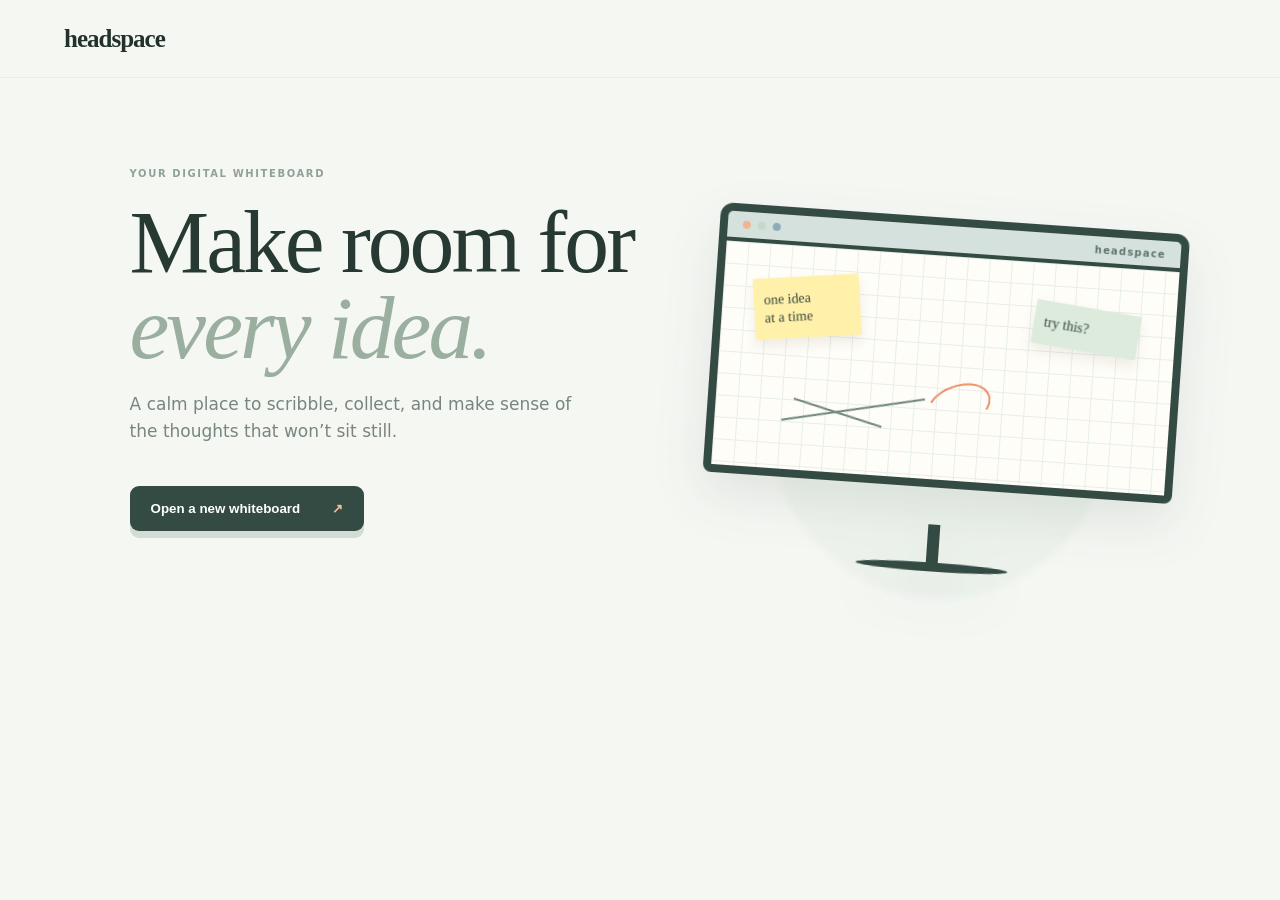
<file: index.html>
<!doctype html><html lang="en"><head><meta charset="UTF-8"><meta name="viewport" content="width=device-width,initial-scale=1"><title>moss — a notebook for unfinished thoughts</title><link rel="stylesheet" href="styles.css"></head><body>
<header class="topbar"><a class="wordmark" href="#">moss<span>·</span></a><div class="top-actions"><button class="quiet" id="helpBtn">How it works</button><button class="avatar">E</button></div></header><main>
<section class="welcome" id="welcomeView"><div class="eyebrow">YOUR DIGITAL NOTEBOOK</div><h1>Make room for<br><em>every idea.</em></h1><p class="intro">A calm place to scribble, collect, and make sense of the thoughts that won’t sit still.</p><button class="start-btn" id="startBtn">Open a new notebook <span>↗</span></button><div class="recent" id="recentWrap"><span class="eyebrow">RECENT NOTEBOOKS</span><div id="recentList"></div></div></section>
<section class="setup hidden" id="setupView"><button class="back" id="backBtn">← Back</button><div class="eyebrow">START WITH A SURFACE</div><h2>What kind of page<br>feels right today?</h2><div class="paper-options"><button class="paper-card selected" data-paper="blank"><span class="paper-preview blank-preview"></span><strong>Blank canvas</strong><small>Loose and open</small></button><button class="paper-card" data-paper="grid"><span class="paper-preview grid-preview"></span><strong>Graph paper</strong><small>For plans and patterns</small></button></div><label class="name-field">NAME YOUR NOTEBOOK<input id="notebookName" maxlength="38" placeholder="e.g. Thesis ideas" autocomplete="off"></label><button class="start-btn" id="createBtn">Open notebook <span>↗</span></button></section>
<section class="notebook hidden" id="notebookView"><div class="notebook-head"><button class="back" id="exitBtn">← All notebooks</button><div class="book-title"><span class="paper-dot" id="paperDot"></span><div><span class="eyebrow">NOTEBOOK</span><h2 id="bookName">Untitled ideas</h2></div></div><div class="head-actions"><button class="icon-btn" id="shareBtn" title="Share">↗</button><button class="more-btn">•••</button></div></div><div class="workspace" id="workspace"><aside class="tool-rail"><button class="tool active" data-tool="select">✦</button><button class="tool" data-tool="draw">✎</button><button class="tool" data-tool="text">T</button><button class="tool" data-tool="image">▧</button><button class="tool" data-tool="voice">◉</button><span class="rail-rule"></span><button class="tool" id="clearBtn">⌫</button></aside><div class="canvas-wrap" id="canvasWrap"><canvas id="drawCanvas"></canvas><div class="empty-hint" id="emptyHint"><span>✦</span><strong>Start anywhere</strong><small>Type a thought, sketch an idea,<br>or drop something in.</small></div><div class="ideas" id="ideas"></div></div></div><div class="composer"><button class="compose-add" id="addBtn">＋</button><input id="ideaInput" placeholder="Capture a thought…" autocomplete="off"><button class="composer-send" id="sendBtn">↵</button></div><div class="filter-row"><span id="ideaCount">0 thoughts</span><div><button class="filter active" data-filter="all">All</button><button class="filter" data-filter="saved">Saved</button><button class="filter" data-filter="done">Resolved</button></div></div></section></main><div class="toast" id="toast"></div><input type="file" id="imageInput" accept="image/*" hidden><script src="games.js"></script></body></html>
</file>
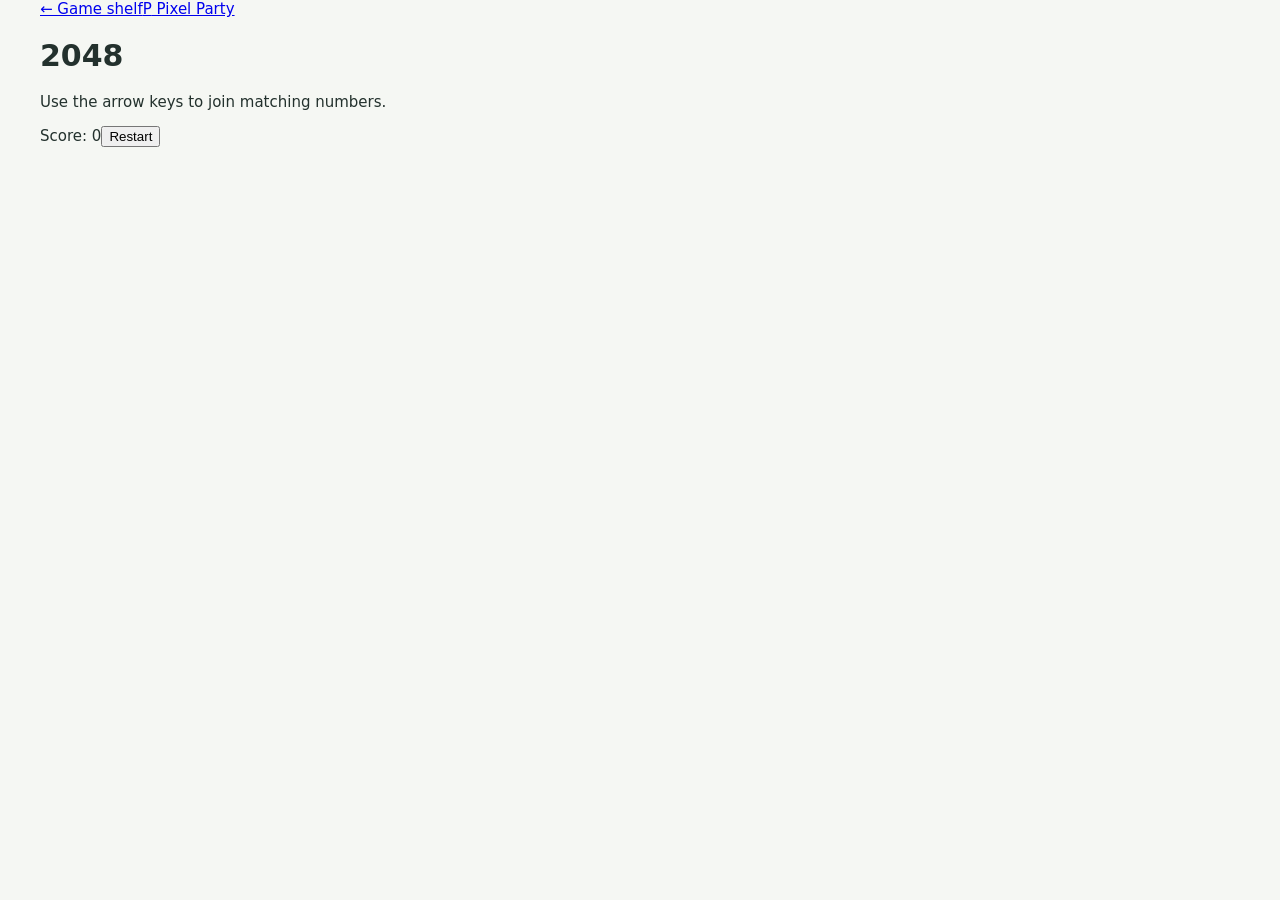
<file: 2048.html>
<!doctype html><html lang="en"><head><meta charset="utf-8"><meta name="viewport" content="width=device-width,initial-scale=1"><title>2048 — Pixel Party</title><link rel="stylesheet" href="styles.css"></head><body class="game-body"><main class="game-shell"><div class="game-top"><a class="back-link" href="index.html">← Game shelf</a><a class="brand" href="index.html"><span class="brand-mark">P</span> Pixel Party</a></div><div class="game-title"><h1>2048</h1><p>Use the arrow keys to join matching numbers.</p></div><section class="board-wrap"><div class="toolbar"><span class="status" id="status">Score: 0</span><button id="reset">Restart</button></div><div class="twenty-board" id="twenty" aria-label="2048 board"></div></section></main><script src="games.js"></script><script>init2048()</script></body></html>
</file>
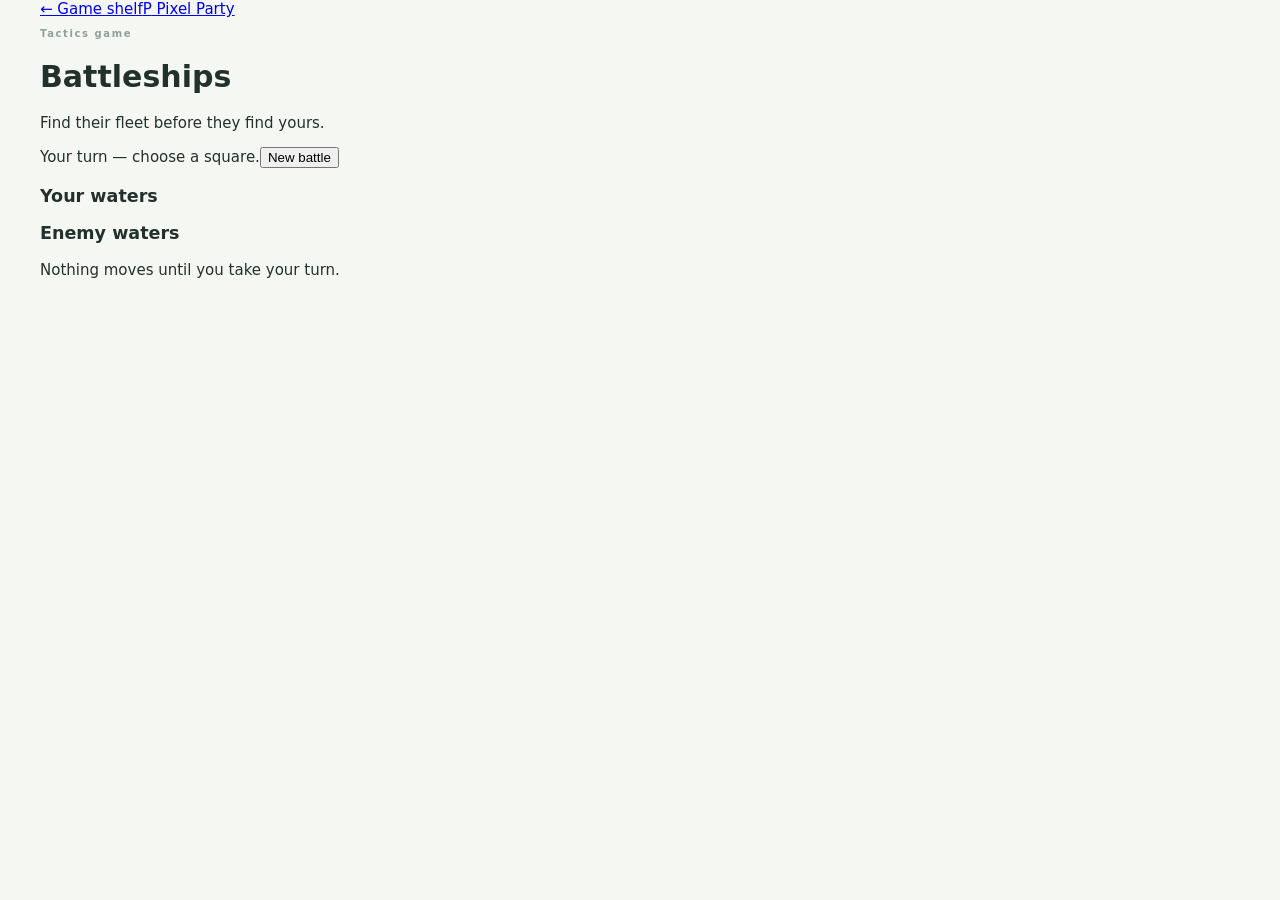
<file: battleships.html>
<!doctype html><html lang="en"><head><meta charset="utf-8"><meta name="viewport" content="width=device-width,initial-scale=1"><title>Battleships — Pixel Party</title><link rel="stylesheet" href="styles.css"></head><body class="game-body"><main class="game-shell"><div class="game-top"><a class="back-link" href="index.html">← Game shelf</a><a class="brand" href="index.html"><span class="brand-mark">P</span> Pixel Party</a></div><div class="game-title"><p class="eyebrow">Tactics game</p><h1>Battleships</h1><p>Find their fleet before they find yours.</p></div><section class="board-wrap"><div class="toolbar"><span class="status" id="status">Your turn — choose a square.</span><button id="reset">New battle</button></div><div class="battle-layout"><div class="battle-side"><h3>Your waters</h3><div class="battle-grid" id="player-grid"></div></div><div class="battle-side"><h3>Enemy waters</h3><div class="battle-grid" id="enemy-grid"></div></div></div><p class="game-note">Nothing moves until you take your turn.</p></section></main><script src="games.js"></script><script>initBattle()</script></body></html>
</file>
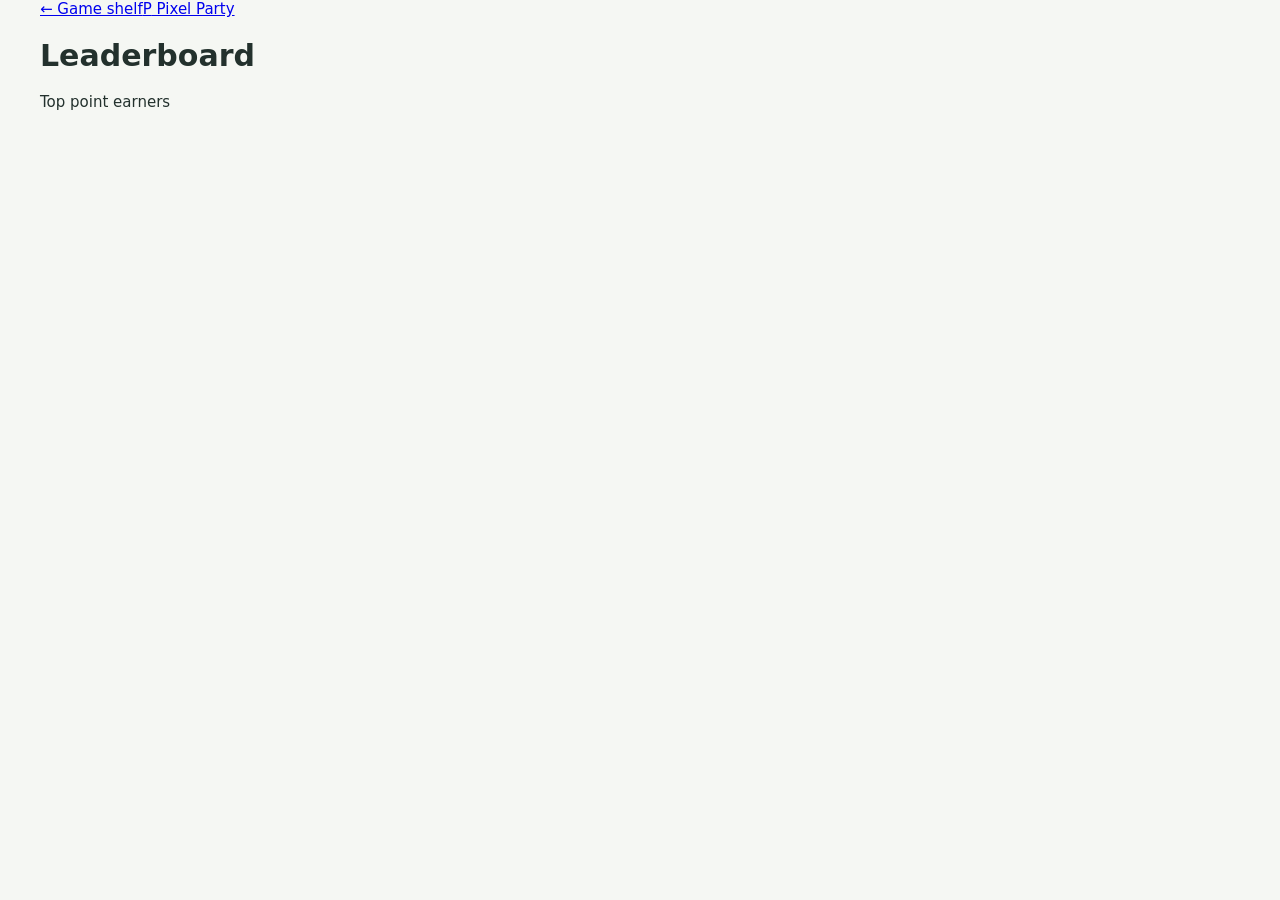
<file: leaderboard.html>
<!doctype html><html lang="en"><head><meta charset="utf-8"><meta name="viewport" content="width=device-width,initial-scale=1"><title>Leaderboard — Pixel Party</title><link rel="stylesheet" href="styles.css"></head><body class="game-body"><main class="game-shell leaderboard-shell"><div class="game-top"><a class="back-link" href="index.html">← Game shelf</a><a class="brand" href="index.html"><span class="brand-mark">P</span> Pixel Party</a></div><div class="game-title"><h1>Leaderboard</h1><p>Top point earners</p></div><section class="leaderboard" id="leaderboard"></section></main><script src="games.js"></script><script>initLeaderboard()</script></body></html>
</file>
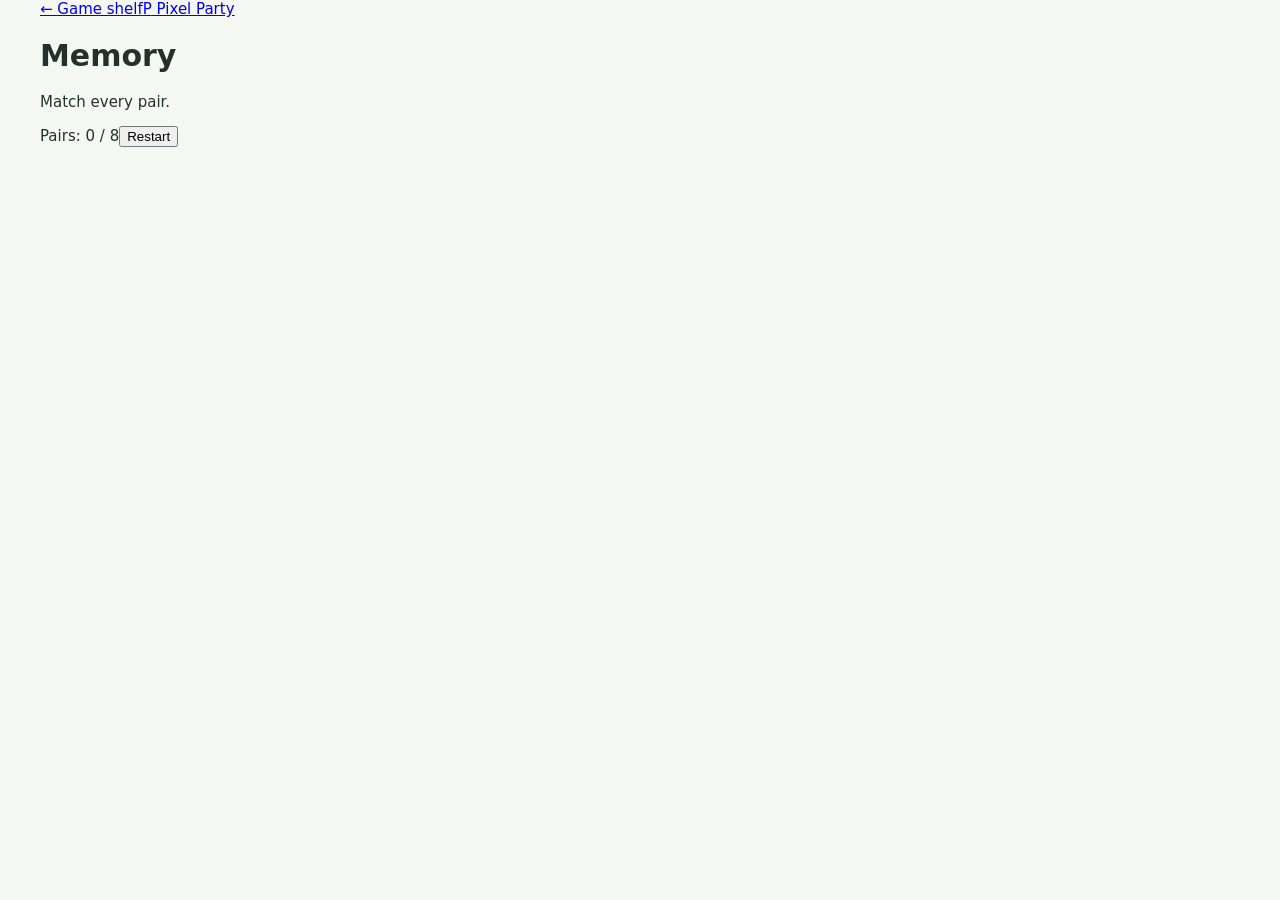
<file: memory.html>
<!doctype html><html lang="en"><head><meta charset="utf-8"><meta name="viewport" content="width=device-width,initial-scale=1"><title>Memory — Pixel Party</title><link rel="stylesheet" href="styles.css"></head><body class="game-body"><main class="game-shell"><div class="game-top"><a class="back-link" href="index.html">← Game shelf</a><a class="brand" href="index.html"><span class="brand-mark">P</span> Pixel Party</a></div><div class="game-title"><h1>Memory</h1><p>Match every pair.</p></div><section class="board-wrap"><div class="toolbar"><span class="status" id="status">Pairs: 0 / 8</span><button id="reset">Restart</button></div><div class="memory-board" id="memory"></div></section></main><script src="games.js"></script><script>initMemory()</script></body></html>
</file>
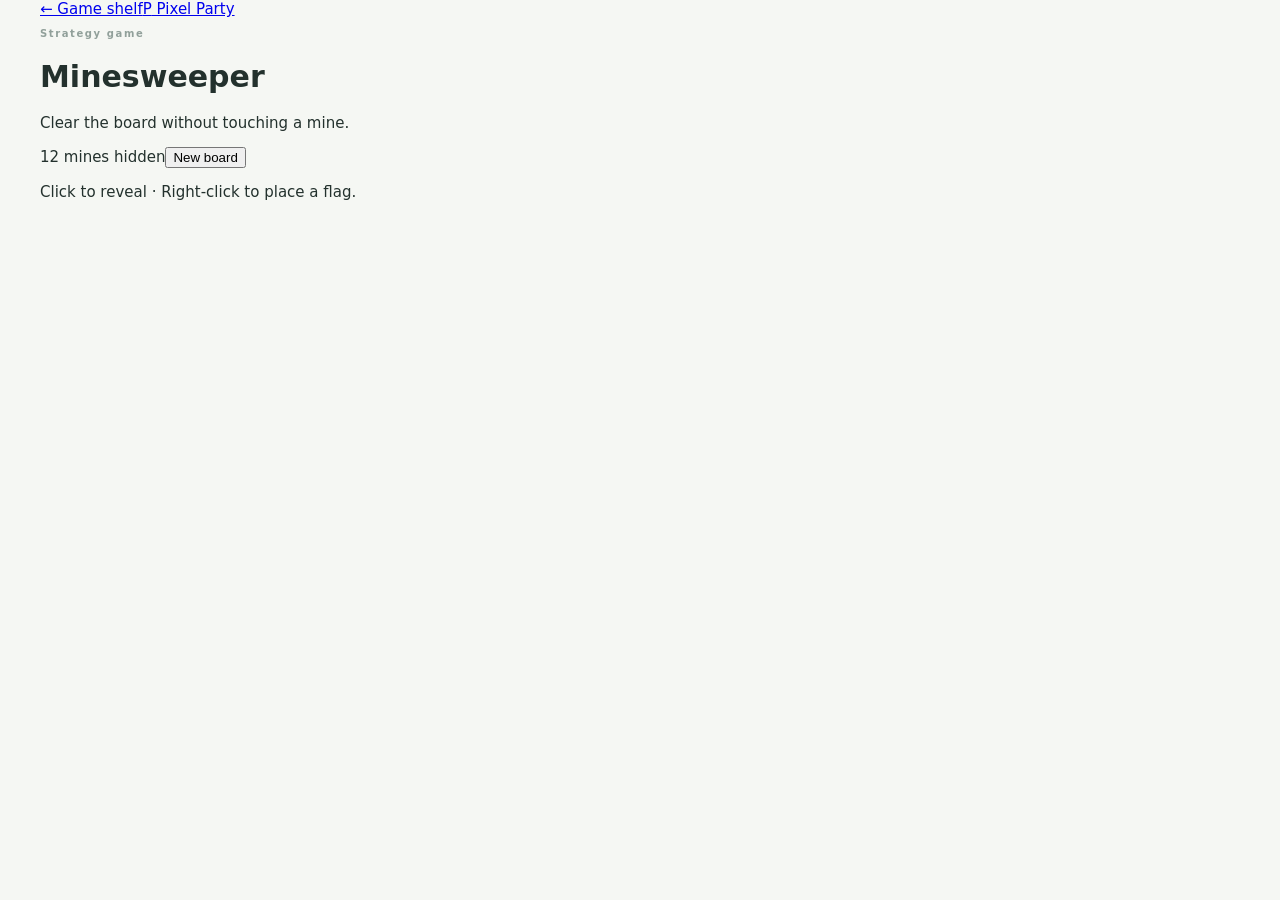
<file: minesweeper.html>
<!doctype html><html lang="en"><head><meta charset="utf-8"><meta name="viewport" content="width=device-width,initial-scale=1"><title>Minesweeper — Pixel Party</title><link rel="stylesheet" href="styles.css"></head><body class="game-body"><main class="game-shell"><div class="game-top"><a class="back-link" href="index.html">← Game shelf</a><a class="brand" href="index.html"><span class="brand-mark">P</span> Pixel Party</a></div><div class="game-title"><p class="eyebrow">Strategy game</p><h1>Minesweeper</h1><p>Clear the board without touching a mine.</p></div><section class="board-wrap"><div class="toolbar"><span class="status" id="status">12 mines hidden</span><button id="reset">New board</button></div><div class="mines-board" id="mines" aria-label="Minesweeper board"></div><p class="game-note">Click to reveal · Right-click to place a flag.</p></section></main><script src="games.js"></script><script>initMines()</script></body></html>
</file>
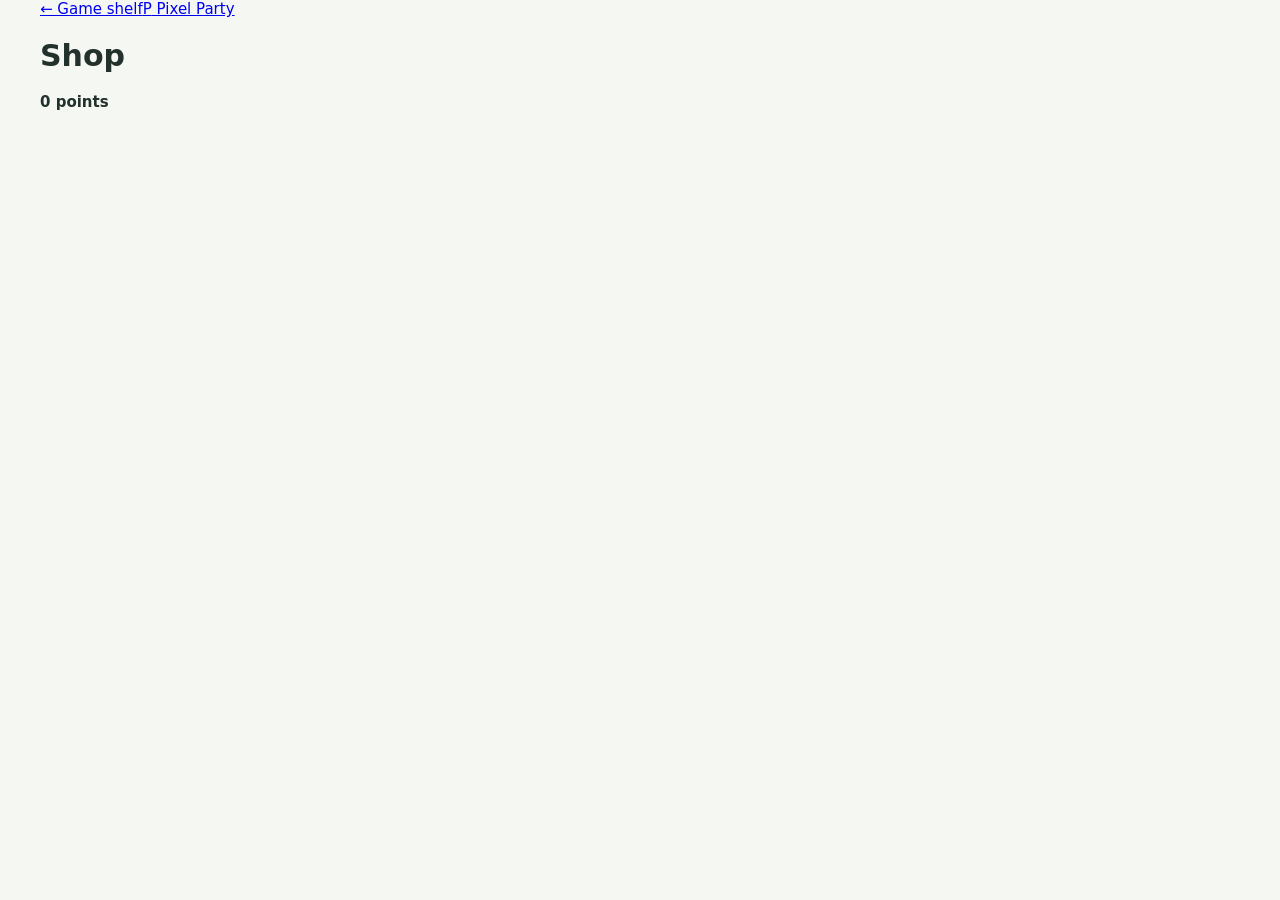
<file: shop.html>
<!doctype html><html lang="en"><head><meta charset="utf-8"><meta name="viewport" content="width=device-width,initial-scale=1"><title>Shop — Pixel Party</title><link rel="stylesheet" href="styles.css"></head><body class="game-body"><main class="game-shell shop-shell"><div class="game-top"><a class="back-link" href="index.html">← Game shelf</a><a class="brand" href="index.html"><span class="brand-mark">P</span> Pixel Party</a></div><div class="game-title"><h1>Shop</h1><p><strong id="shop-points">0 points</strong></p></div><div class="shop-grid" id="shop-grid"></div></main><script src="games.js"></script><script>initShop()</script></body></html>
</file>
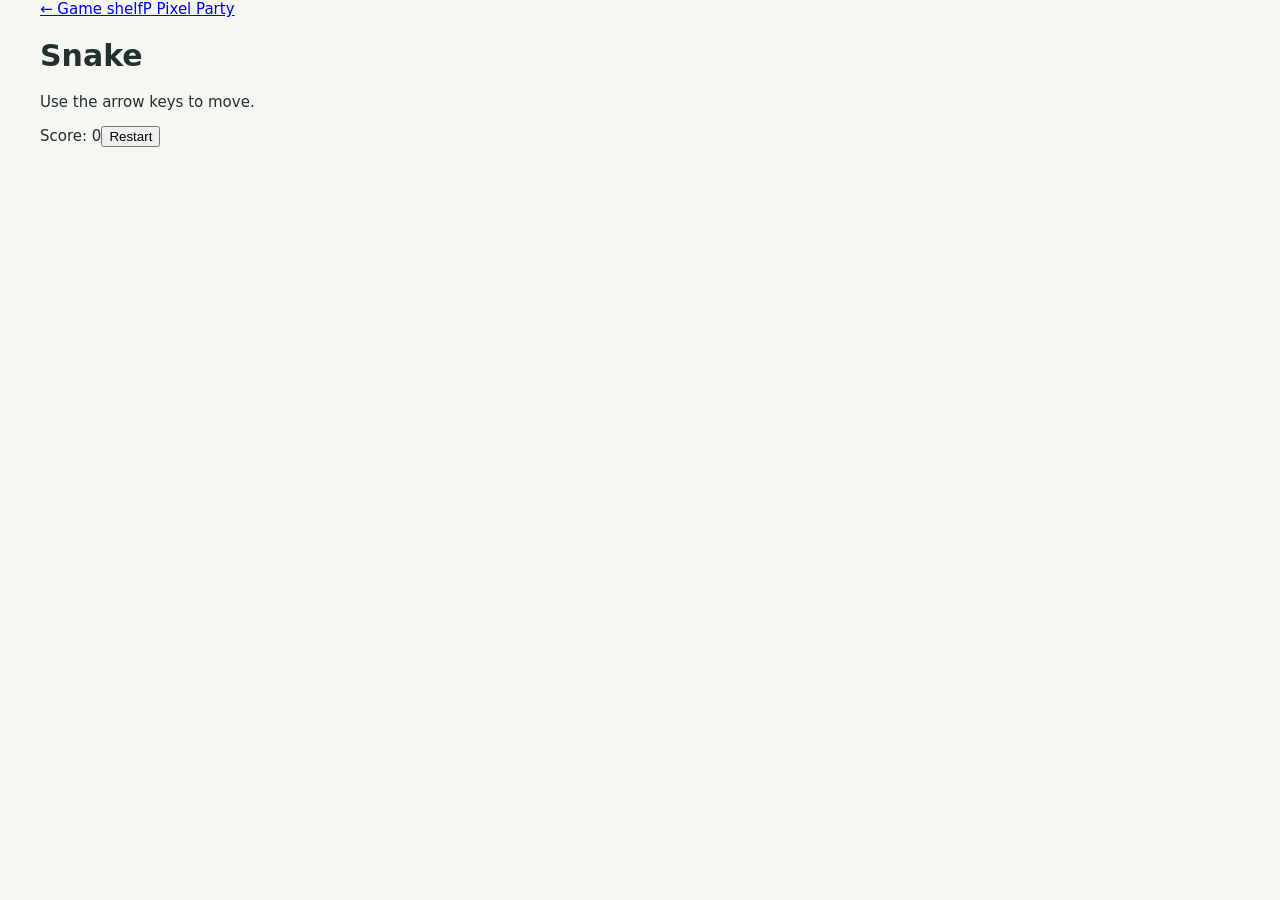
<file: snake.html>
<!doctype html><html lang="en"><head><meta charset="utf-8"><meta name="viewport" content="width=device-width,initial-scale=1"><title>Snake — Pixel Party</title><link rel="stylesheet" href="styles.css"></head><body class="game-body"><main class="game-shell"><div class="game-top"><a class="back-link" href="index.html">← Game shelf</a><a class="brand" href="index.html"><span class="brand-mark">P</span> Pixel Party</a></div><div class="game-title"><h1>Snake</h1><p>Use the arrow keys to move.</p></div><section class="board-wrap arcade-wrap"><div class="toolbar"><span class="status" id="status">Score: 0</span><button id="reset">Restart</button></div><canvas class="arcade-canvas" id="snake" width="400" height="400" aria-label="Snake game"></canvas></section></main><script src="games.js"></script><script>initSnake()</script></body></html>
</file>
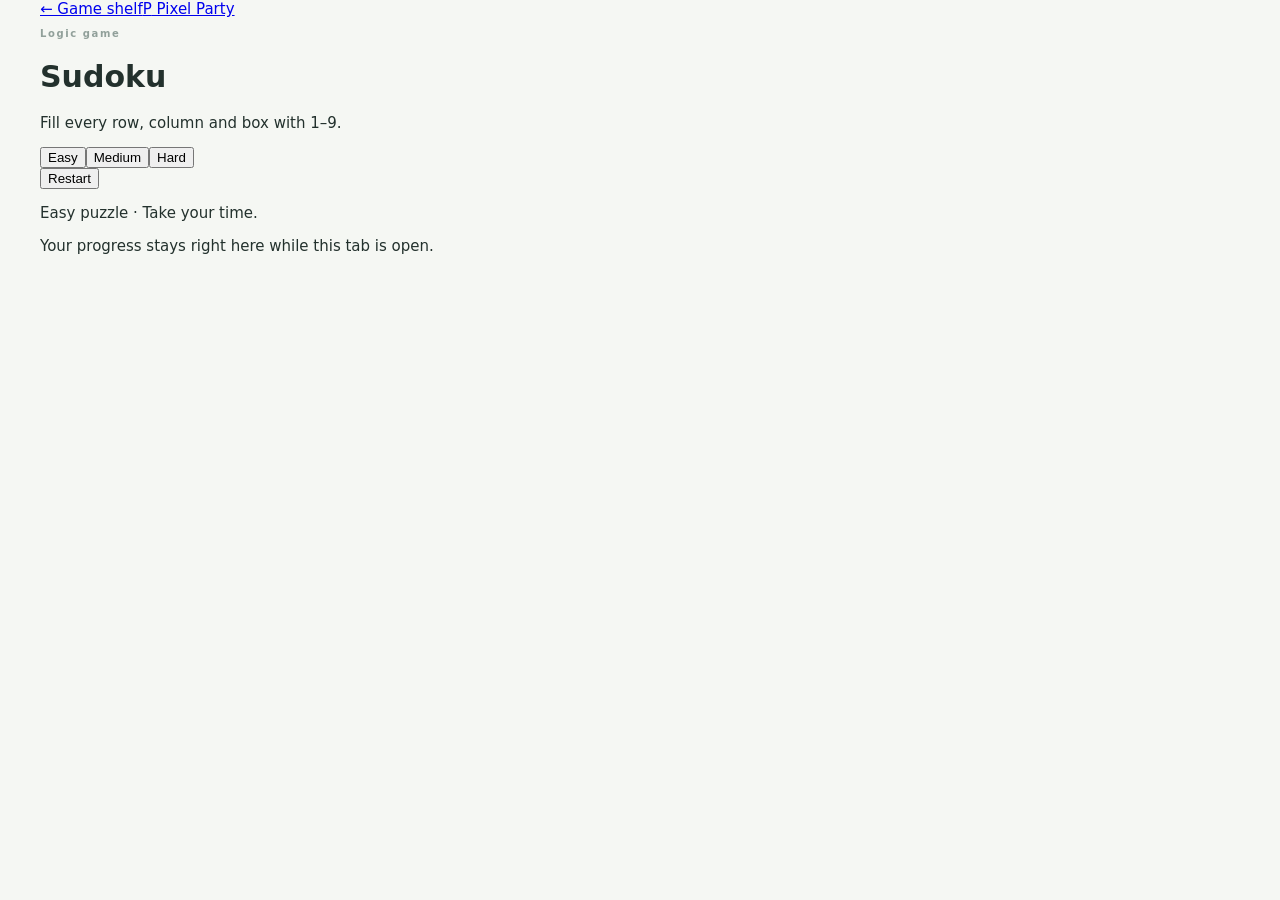
<file: sudoku.html>
<!doctype html><html lang="en"><head><meta charset="utf-8"><meta name="viewport" content="width=device-width,initial-scale=1"><title>Sudoku — Pixel Party</title><link rel="stylesheet" href="styles.css"></head><body class="game-body"><main class="game-shell"><div class="game-top"><a class="back-link" href="index.html">← Game shelf</a><a class="brand" href="index.html"><span class="brand-mark">P</span> Pixel Party</a></div><div class="game-title"><p class="eyebrow">Logic game</p><h1>Sudoku</h1><p>Fill every row, column and box with 1–9.</p></div><section class="board-wrap"><div class="toolbar"><div class="difficulty-picker" aria-label="Choose difficulty"><button class="difficulty-button active" data-level="easy">Easy</button><button class="difficulty-button" data-level="medium">Medium</button><button class="difficulty-button" data-level="hard">Hard</button></div><button id="reset">Restart</button></div><p class="status" id="status">Easy puzzle · Take your time.</p><div class="sudoku-board" id="sudoku" aria-label="Sudoku board"></div><p class="game-note">Your progress stays right here while this tab is open.</p></section></main><script src="games.js"></script><script>initSudoku()</script></body></html>
</file>
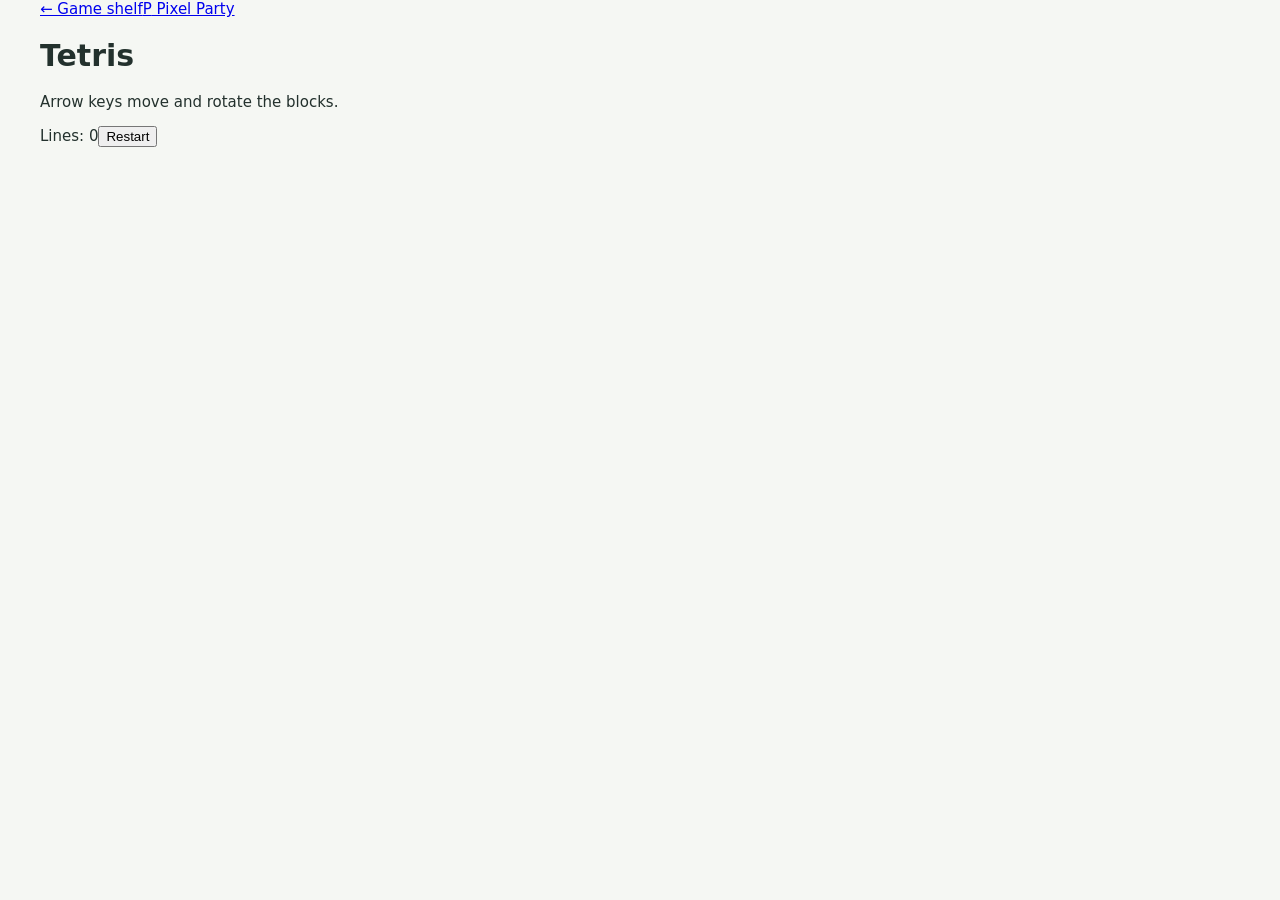
<file: tetris.html>
<!doctype html><html lang="en"><head><meta charset="utf-8"><meta name="viewport" content="width=device-width,initial-scale=1"><title>Tetris — Pixel Party</title><link rel="stylesheet" href="styles.css"></head><body class="game-body"><main class="game-shell"><div class="game-top"><a class="back-link" href="index.html">← Game shelf</a><a class="brand" href="index.html"><span class="brand-mark">P</span> Pixel Party</a></div><div class="game-title"><h1>Tetris</h1><p>Arrow keys move and rotate the blocks.</p></div><section class="board-wrap arcade-wrap"><div class="toolbar"><span class="status" id="status">Lines: 0</span><button id="reset">Restart</button></div><canvas class="tetris-canvas" id="tetris" width="300" height="480" aria-label="Tetris game"></canvas></section></main><script src="games.js"></script><script>initTetris()</script></body></html>
</file>
<file: styles.css>
:root{--ink:#23312d;--muted:#788580;--line:#dce4df;--paper:#fffdf8;--sage:#dce9df;--accent:#ea8d63;--dark:#344b43}*{box-sizing:border-box}body{margin:0;background:#f5f7f3;color:var(--ink);font:15px Inter,ui-sans-serif,system-ui,sans-serif}.topbar{height:78px;display:flex;justify-content:space-between;align-items:center;padding:0 clamp(22px,5vw,76px);border-bottom:1px solid #e9eeea}.wordmark{font:700 25px Georgia;color:var(--ink);text-decoration:none;letter-spacing:-1px}.wordmark span{color:var(--accent)}.top-actions{display:flex;align-items:center;gap:20px}.quiet,.back,.more-btn,.icon-btn,.filter,.tool{border:0;background:none;color:var(--muted);cursor:pointer}.quiet{font-size:12px}.avatar{border:0;background:var(--sage);color:var(--dark);width:33px;height:33px;border-radius:50%;font-weight:700}main{max-width:1260px;margin:auto;padding:0 30px}.welcome{padding:clamp(70px,10vh,120px) 7vw;min-height:calc(100vh - 78px);background:radial-gradient(circle at 75% 43%,#edf3ec 0 16%,transparent 17%)}.eyebrow{font-size:10px;letter-spacing:.16em;font-weight:800;color:#91a09a}.welcome h1{font:500 clamp(52px,7vw,92px)/.96 Georgia;margin:20px 0;color:#263932;letter-spacing:-3px}.welcome h1 em{color:#9aaf9f;font-style:italic}.intro{font-size:17px;line-height:1.6;color:var(--muted);max-width:450px}.start-btn{border:0;background:var(--dark);color:white;padding:15px 21px;border-radius:9px;font-weight:700;margin-top:24px;cursor:pointer;box-shadow:0 7px 0 #d2ddd5}.start-btn span{margin-left:28px;color:#f7bf9e}.recent{margin-top:100px;max-width:650px}.recent .eyebrow{display:block;margin-bottom:14px}.recent-item{display:flex;align-items:center;gap:13px;padding:13px 0;border-bottom:1px solid var(--line);cursor:pointer}.recent-item strong{font:500 17px Georgia}.recent-item small{color:var(--muted);margin-left:auto}.hidden{display:none!important}.setup{max-width:800px;margin:0 auto;padding:60px 4vw}.back{font-size:12px;margin-bottom:60px}.setup h2{font:500 46px/1.05 Georgia;letter-spacing:-1.5px;margin:15px 0 34px}.paper-options{display:grid;grid-template-columns:repeat(2,minmax(0,260px));gap:18px}.paper-card{padding:15px;text-align:left;border:1px solid var(--line);background:var(--paper);border-radius:14px;cursor:pointer;color:var(--ink)}.paper-card.selected{border:2px solid var(--dark);padding:14px;box-shadow:0 7px 0 var(--sage)}.paper-preview{height:145px;border-radius:9px;display:block;margin-bottom:16px;background:#fff}.grid-preview{background-image:linear-gradient(#dfe9e4 1px,transparent 1px),linear-gradient(90deg,#dfe9e4 1px,transparent 1px);background-size:18px 18px}.paper-card strong,.paper-card small{display:block}.paper-card strong{font:500 19px Georgia}.paper-card small{color:var(--muted);font-size:12px;margin-top:4px}.name-field{display:block;font-size:10px;letter-spacing:.14em;font-weight:800;color:#91a09a;margin-top:47px;max-width:540px}.name-field input{display:block;border:0;border-bottom:1px solid #9baba3;width:100%;padding:13px 0;background:none;outline:none;font:20px Georgia;color:var(--ink)}.setup .start-btn{margin-top:36px}.notebook{padding:26px 0 40px}.notebook-head{display:flex;align-items:center;justify-content:space-between;margin-bottom:23px}.notebook-head .back{margin:0}.book-title{display:flex;align-items:center;gap:12px}.book-title h2{margin:3px 0 0;font:500 25px Georgia}.paper-dot{width:13px;height:13px;border-radius:50%;background:var(--accent)}.head-actions{display:flex;gap:7px}.icon-btn,.more-btn{border:1px solid var(--line);border-radius:8px;padding:9px 12px;color:var(--ink);background:var(--paper)}.workspace{display:flex;min-height:540px;background:var(--paper);border:1px solid var(--line);border-radius:14px;overflow:hidden;box-shadow:0 13px 30px #2d483610}.tool-rail{width:57px;background:#f1f5f0;border-right:1px solid var(--line);display:flex;flex-direction:column;align-items:center;padding:12px 0;gap:7px}.tool{width:36px;height:36px;border-radius:9px;font-size:17px;color:#87958f}.tool.active,.tool:hover{background:white;color:var(--dark);box-shadow:0 2px 7px #23312d14}.rail-rule{height:1px;background:var(--line);width:27px;margin:8px 0}.canvas-wrap{position:relative;flex:1;min-width:0;background-color:#fffdf8}.canvas-wrap.grid{background-image:linear-gradient(#e7eee9 1px,transparent 1px),linear-gradient(90deg,#e7eee9 1px,transparent 1px);background-size:24px 24px}.empty-hint{position:absolute;left:50%;top:46%;transform:translate(-50%,-50%);text-align:center;color:#b4c0ba;pointer-events:none}.empty-hint span{display:block;font-size:28px;color:#d5a28a;margin-bottom:8px}.empty-hint strong,.empty-hint small{display:block}.empty-hint strong{font:500 22px Georgia;color:#84948c}.empty-hint small{font-size:12px;line-height:1.5;margin-top:7px}.ideas{position:absolute;inset:0;pointer-events:none}.idea{position:absolute;pointer-events:auto;width:220px;min-height:100px;padding:18px 17px 14px;background:#fff3b8;box-shadow:0 8px 16px #534d2b18;transform:rotate(-1.5deg);cursor:grab}.idea:nth-child(2n){background:#fce0ce;transform:rotate(1.5deg)}.idea:nth-child(3n){background:#dcebdc;transform:rotate(-.5deg)}.idea p{font:17px/1.35 Georgia;margin:0 0 15px;white-space:pre-wrap;word-break:break-word}.idea-foot{display:flex;justify-content:space-between;align-items:center;color:#7e7762;font-size:11px}.idea-actions button{border:0;background:none;color:#7e7762;cursor:pointer;font-size:15px;padding:0 3px}.idea.saved{outline:2px solid #d49a70;outline-offset:3px}.idea.done{opacity:.48}.idea.done p{text-decoration:line-through}.composer{display:flex;align-items:center;border:1px solid #b9c8c0;background:white;border-radius:10px;margin:17px 0 10px;padding:4px 8px 4px 5px;box-shadow:0 5px 13px #23312d0a}.compose-add,.composer-send{border:0;background:var(--sage);color:var(--dark);height:35px;width:35px;border-radius:7px;font-size:20px;cursor:pointer}.composer input{border:0;outline:none;flex:1;padding:0 13px;font-size:15px;background:none}.composer-send{background:var(--dark);color:white;font-size:16px}.filter-row{display:flex;justify-content:space-between;align-items:center;color:var(--muted);font-size:11px}.filter{font-size:11px;padding:6px 10px;border-radius:20px}.filter.active{background:var(--sage);color:var(--dark);font-weight:700}.toast{position:fixed;bottom:24px;left:50%;transform:translate(-50%,20px);opacity:0;background:var(--dark);color:white;padding:11px 17px;border-radius:8px;font-size:12px;transition:.25s;pointer-events:none}.toast.show{opacity:1;transform:translate(-50%,0)}#drawCanvas{position:absolute;inset:0;width:100%;height:100%;pointer-events:none}.draw-mode #drawCanvas{pointer-events:auto;cursor:crosshair}.image-card{background:white!important;padding:7px!important}.image-card img{width:100%;display:block;max-height:180px;object-fit:cover}.image-card p{padding:8px 4px 2px;margin:0!important;font:14px Georgia!important}@media(max-width:700px){.topbar{height:64px;padding:0 18px}.quiet{display:none}main{padding:0 14px}.welcome{padding:80px 12px;background:none}.welcome h1{font-size:57px}.recent{margin-top:75px}.setup{padding:35px 10px}.setup h2{font-size:38px}.paper-options{gap:10px}.paper-preview{height:110px}.notebook{padding-top:18px}.notebook-head{flex-wrap:wrap;gap:15px}.book-title{order:3;width:100%}.workspace{min-height:calc(100vh - 285px)}.tool-rail{width:48px}.tool{width:32px;height:32px}.idea{width:180px}.composer input{min-width:0}.filter-row{padding-bottom:10px}}
:root{--ink:#23312d;--muted:#788580;--line:#dce4df;--paper:#fffdf8;--sage:#dce9df;--accent:#ea8d63;--dark:#344b43}
.idea{touch-action:none;user-select:none}.resize-handle{position:absolute;right:5px;bottom:5px;width:13px;height:13px;border-right:2px solid #8d8064;border-bottom:2px solid #8d8064;cursor:nwse-resize;opacity:.65}.idea:hover .resize-handle{opacity:1}.idea.dragging{cursor:grabbing;z-index:10;box-shadow:0 14px 25px #534d2b30}.idea.resizing{z-index:11}
.context-menu{position:fixed;z-index:50;min-width:170px;padding:6px;background:#fff;border:1px solid var(--line);border-radius:10px;box-shadow:0 12px 28px #23312d22}.context-menu button{display:block;width:100%;border:0;background:none;text-align:left;padding:9px 11px;border-radius:6px;color:var(--ink);font-size:12px;cursor:pointer}.context-menu button:hover{background:var(--sage)}
.caption-edit{position:absolute;right:21px;bottom:8px;border:0;background:transparent;color:#7e7762;cursor:pointer;font-size:14px;padding:2px}.image-card{position:absolute}
.image-actions{padding:2px 4px 0;color:#7e7762}.image-actions button{border:0;background:none;color:#7e7762;cursor:pointer;font-size:15px;padding:0 3px}.image-card.done{opacity:.48}.image-card.done img,.image-card.done p{text-decoration:line-through}
.canvas-wrap{overflow:auto;cursor:grab;min-height:0;height:100%}.canvas-wrap.panning{cursor:grabbing}.board-sizer{position:absolute;top:0;left:0;width:2400px;height:1600px;pointer-events:none;opacity:0}.canvas-wrap #drawCanvas{position:absolute;top:0;left:0;width:2400px;height:1600px;right:auto;bottom:auto;z-index:1}.canvas-wrap .ideas{position:absolute!important;top:0!important;left:0!important;right:auto!important;bottom:auto!important;width:2400px;height:1600px;z-index:2}.canvas-wrap .idea{z-index:3}
.board-layer{position:relative;flex:none;width:2400px;height:1600px}.board-layer .empty-hint{position:absolute}.board-layer .ideas{width:2400px;height:1600px}
.idea.free-text{background:transparent!important;box-shadow:none!important;padding:0!important;min-height:0!important;width:260px!important;transform:none!important;cursor:text}.free-text-content{font:19px/1.45 Georgia;color:var(--ink);white-space:pre-wrap;outline:none;min-height:26px}.free-text-content:focus{border-bottom:1px dashed #9baba3}
.free-text-actions{margin-top:5px;display:flex;gap:2px;opacity:.75}.free-text-actions button{border:0;background:none;color:#7e7762;cursor:pointer;font-size:15px;padding:0 3px}.free-text.done{opacity:.48}.free-text.done .free-text-content{text-decoration:line-through}
.notebook>.filter-row{order:2;margin:0 0 -1px;padding:0 10px;min-height:38px;border:1px solid var(--line);border-bottom:0;border-radius:12px 12px 0 0;background:#edf2ed;position:relative;z-index:4}.notebook>.filter-row #ideaCount{font-size:11px}.notebook>.filter-row>div{display:flex;align-items:flex-end;gap:2px;height:38px}.notebook>.filter-row .filter{border:1px solid transparent;border-bottom:0;border-radius:8px 8px 0 0;padding:10px 14px 9px;background:transparent;color:var(--muted)}.notebook>.filter-row .filter.active{background:var(--paper);border-color:var(--line);color:var(--dark);box-shadow:0 -2px 0 var(--accent) inset;font-weight:700}
.notebook-head{position:relative}.version-panel{position:absolute;top:46px;right:0;width:290px;padding:12px;background:var(--paper);border:1px solid var(--line);border-radius:12px;box-shadow:0 14px 28px #23312d22;z-index:20}.version-panel.hidden{display:none}.version-panel-head{display:flex;align-items:center;justify-content:space-between;padding:2px 2px 9px;border-bottom:1px solid var(--line);font:15px Georgia}.version-close{border:0;background:none;color:var(--muted);font-size:18px;cursor:pointer}.version-row{display:flex;align-items:center;justify-content:space-between;gap:10px;padding:10px 2px;border-bottom:1px solid #edf1ed}.version-row strong,.version-row small{display:block}.version-row strong{font:14px Georgia}.version-row small{margin-top:3px;color:var(--muted);font-size:10px}.version-row button{border:1px solid var(--line);border-radius:6px;background:white;color:var(--dark);padding:6px 8px;font-size:11px;cursor:pointer}.version-row button:hover{background:var(--sage)}.version-empty{margin:12px 2px;color:var(--muted);font-size:12px}
.join-overlay{position:fixed;inset:0;z-index:100;display:grid;place-items:center;background:#23312d55;backdrop-filter:blur(4px)}.join-overlay.hidden{display:none}.join-card{width:min(420px,calc(100vw - 32px));padding:32px;background:var(--paper);border:1px solid var(--line);border-radius:16px;box-shadow:0 18px 50px #23312d2e}.join-card h2{font:500 32px Georgia;margin:14px 0 8px}.join-card p{color:var(--muted);font-size:14px;margin:0 0 22px}.join-name{width:100%;border:0;border-bottom:1px solid #9baba3;padding:12px 0;background:none;outline:none;font:20px Georgia;color:var(--ink)}.join-submit{margin-top:24px}
.contribution-meta{margin-top:6px;color:var(--muted);font-size:10px;font-family:Inter,ui-sans-serif,system-ui,sans-serif}
.board-color-picker{position:fixed;left:-9999px;opacity:0}.book-title .paper-dot{cursor:pointer;box-shadow:0 0 0 3px transparent;transition:box-shadow .2s}.book-title .paper-dot:hover{box-shadow:0 0 0 3px var(--sage)}
.pen-palette{display:flex;flex-direction:column;gap:5px;align-items:center;padding:2px 0 4px}.pen-swatch{width:13px;height:13px;border:2px solid transparent;border-radius:50%;padding:0;cursor:pointer;box-shadow:0 1px 3px #23312d22}.pen-swatch.selected{border-color:var(--dark);outline:1px solid white}
.canvas-wrap #drawCanvas{z-index:20!important}.canvas-wrap .ideas{z-index:5!important}.canvas-wrap .idea{z-index:6}
:root{--forest-moss:#669900;--yellow-green:#99cc33;--lime-cream:#ccee66;--baltic-blue:#006699;--blue-bell:#3399cc;--dark-raspberry:#990066;--medium-violet-red:#cc3399;--pumpkin-spice:#ff6600;--amber-glow:#ff9900;--bright-amber:#ffcc00}.idea:nth-child(10n+1){background:color-mix(in srgb,var(--forest-moss) 25%,white)}.idea:nth-child(10n+2){background:color-mix(in srgb,var(--yellow-green) 35%,white)}.idea:nth-child(10n+3){background:color-mix(in srgb,var(--lime-cream) 48%,white)}.idea:nth-child(10n+4){background:color-mix(in srgb,var(--baltic-blue) 24%,white);color:#16313b}.idea:nth-child(10n+5){background:color-mix(in srgb,var(--blue-bell) 30%,white)}.idea:nth-child(10n+6){background:color-mix(in srgb,var(--dark-raspberry) 22%,white)}.idea:nth-child(10n+7){background:color-mix(in srgb,var(--medium-violet-red) 25%,white)}.idea:nth-child(10n+8){background:color-mix(in srgb,var(--pumpkin-spice) 26%,white)}.idea:nth-child(10n+9){background:color-mix(in srgb,var(--amber-glow) 30%,white)}.idea:nth-child(10n){background:color-mix(in srgb,var(--bright-amber) 42%,white)}
:root{--fiery-terracotta:#fd3c2f;--amber-glow:#fc9e25;--lime-cream:#faff90;--forest-green:#3b8c33;--persian-blue:#2d3ac9;--hyper-magenta:#b041fd;--bubblegum-fizz:#fd63ce}.idea:nth-child(7n+1){background:color-mix(in srgb,var(--fiery-terracotta) 24%,white)}.idea:nth-child(7n+2){background:color-mix(in srgb,var(--amber-glow) 30%,white)}.idea:nth-child(7n+3){background:color-mix(in srgb,var(--lime-cream) 48%,white)}.idea:nth-child(7n+4){background:color-mix(in srgb,var(--forest-green) 25%,white)}.idea:nth-child(7n+5){background:color-mix(in srgb,var(--persian-blue) 23%,white);color:#17234c}.idea:nth-child(7n+6){background:color-mix(in srgb,var(--hyper-magenta) 24%,white)}.idea:nth-child(7n){background:color-mix(in srgb,var(--bubblegum-fizz) 27%,white)}
.welcome{position:relative;overflow:hidden}.hero-board{position:absolute;right:5%;top:17%;width:min(39vw,470px);height:310px;transform:rotate(4deg);filter:drop-shadow(0 22px 25px #23312d18);pointer-events:none}.hero-board-toolbar{height:34px;display:flex;align-items:center;gap:7px;padding:0 15px;background:#d5e1dc;border:8px solid #344b43;border-bottom:0;border-radius:13px 13px 0 0;color:#60756c}.hero-board-toolbar span{width:8px;height:8px;border-radius:50%;background:#f1b493}.hero-board-toolbar span:nth-child(2){background:#c4d9ca}.hero-board-toolbar span:nth-child(3){background:#8eabb9}.hero-board-toolbar b{margin-left:auto;font:600 10px Inter,system-ui,sans-serif;letter-spacing:.12em}.hero-board-surface{position:relative;height:236px;border:8px solid #344b43;border-top:4px solid #344b43;border-radius:0 0 8px 8px;background:#fffdf8;background-image:linear-gradient(#e7eee9 1px,transparent 1px),linear-gradient(90deg,#e7eee9 1px,transparent 1px);background-size:22px 22px;overflow:hidden}.hero-board-leg{position:absolute;left:50%;bottom:-44px;width:12px;height:47px;background:#344b43;transform:translateX(-50%)}.hero-board-leg:after{content:"";position:absolute;left:-70px;bottom:0;width:152px;height:9px;border-radius:50%;background:#344b43}.hero-note{position:absolute;display:block;width:106px;padding:13px 10px;background:#fff0aa;color:#35443e;font:14px/1.25 Georgia;font-style:normal;box-shadow:0 7px 12px #534d2b18}.hero-note-one{left:32px;top:30px;transform:rotate(-7deg)}.hero-note-two{right:36px;top:42px;background:#dcebdc;transform:rotate(6deg)}.hero-line{position:absolute;height:2px;background:#70877d;transform-origin:left center}.hero-line-one{left:67px;bottom:48px;width:145px;transform:rotate(-12deg)}.hero-line-two{left:78px;bottom:70px;width:92px;transform:rotate(14deg)}.hero-scribble{position:absolute;left:210px;top:128px;width:66px;height:42px;border:2px solid #ea8d63;border-left-color:transparent;border-bottom-color:transparent;border-radius:50%;transform:rotate(-24deg)}
.hero-board{z-index:1}.welcome>.eyebrow,.welcome>h1,.welcome>.intro,.welcome>.start-btn,.welcome>.recent{position:relative;z-index:2}
@media(max-width:900px){.hero-board{right:-7%;top:27%;width:360px;height:250px;opacity:.62}.hero-board-surface{height:188px}.hero-note{transform:scale(.85) rotate(-7deg)}}@media(max-width:700px){.hero-board{position:relative;right:auto;top:auto;width:calc(100% - 20px);height:230px;margin:80px 10px 0;transform:rotate(2deg);opacity:.9}.hero-board-surface{height:168px}.welcome{overflow:hidden}}
.workspace{height:300px;min-height:300px}
.workspace{height:calc(100vh - 360px);min-height:420px}
</file>
